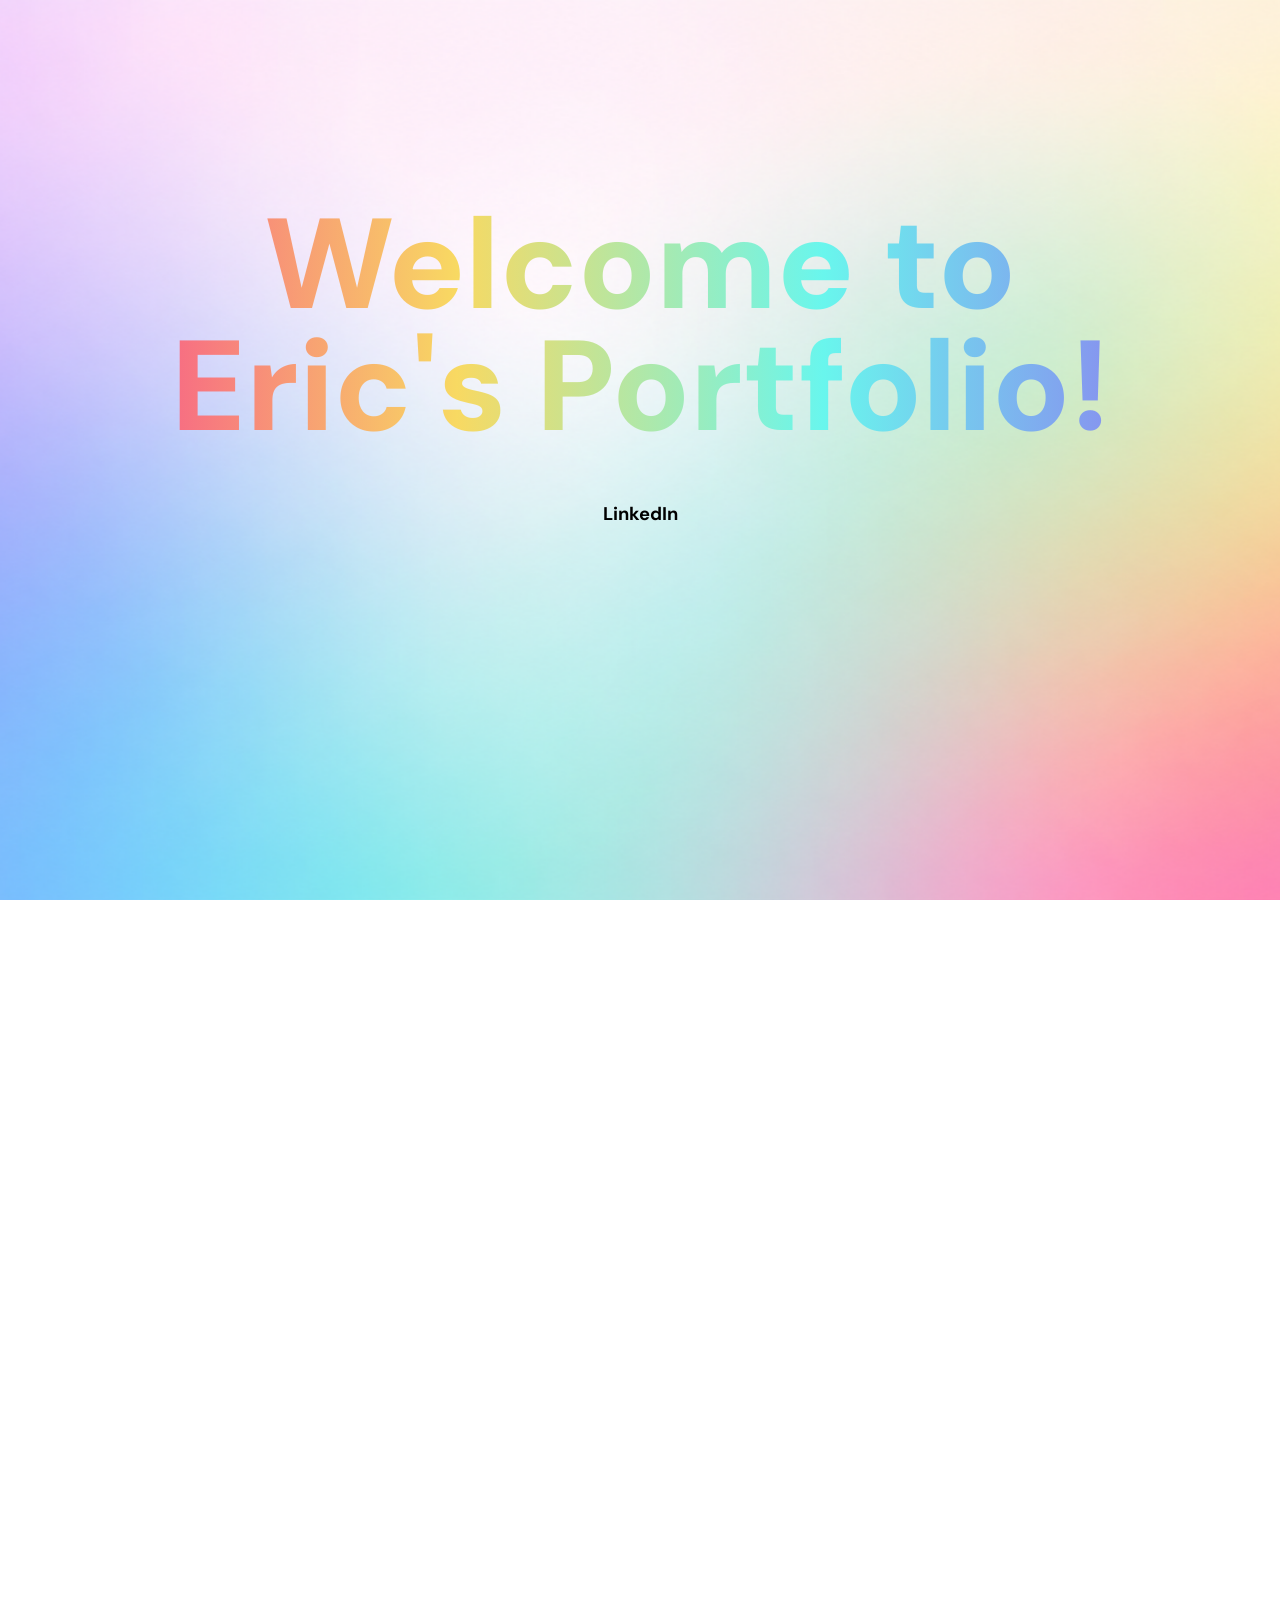
<file: index.html>
<!DOCTYPE html>
<html lang="en">
    <head>
        <meta charset="UTF-8">
        <meta http-equiv="refresh" content="0; url=pages/home.html">
        <title>Eric's Portfolio</title>
    </head>

    <body>
        <p><a href="pages/home.html">Open Eric's Portfolio</a></p>
    </body>
</html>
</file>
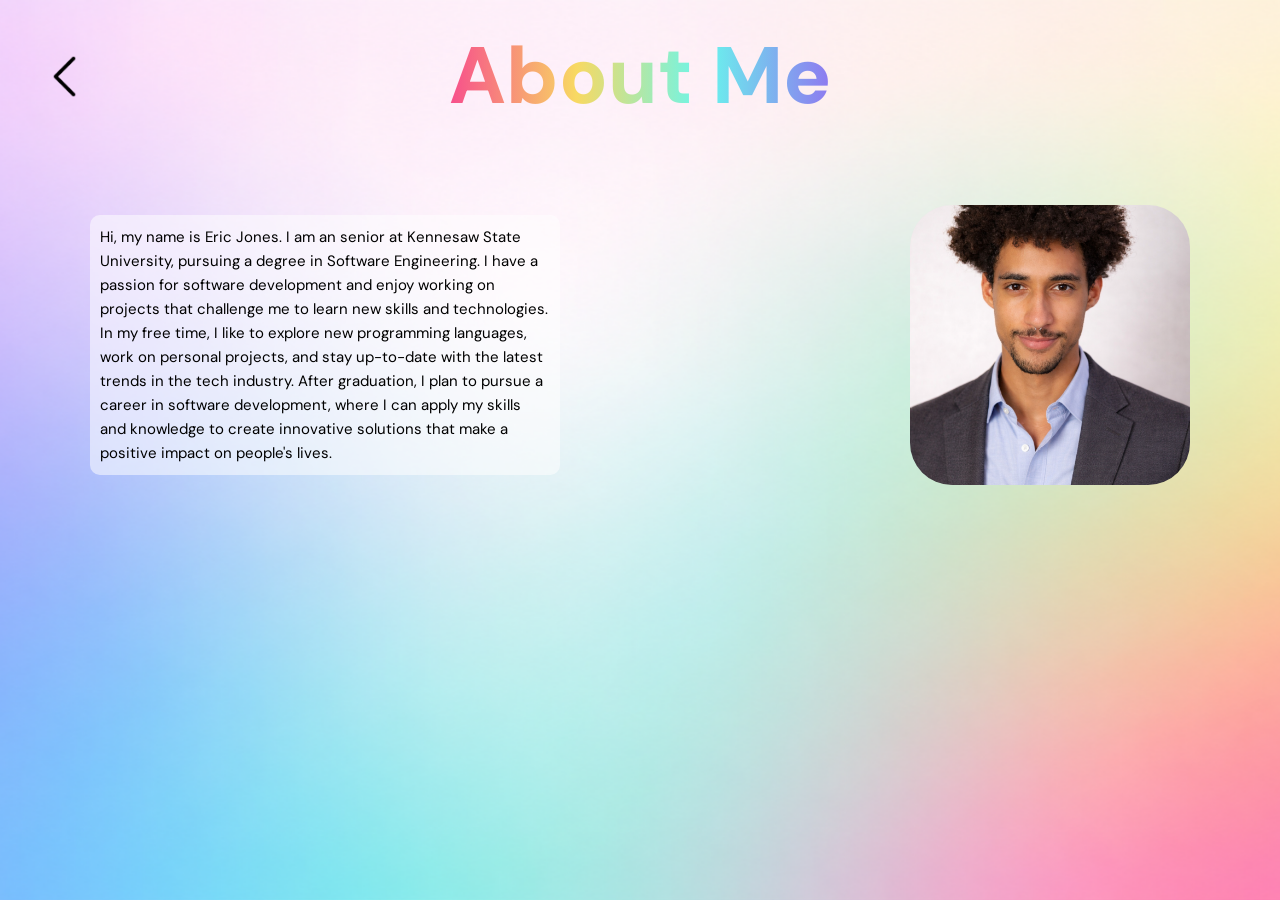
<file: pages/about.html>
<!DOCTYPE html>
<html>
    <head>
        <title>About</title>
        <link rel="stylesheet" type="text/css" href="../styles.css">
    </head>

    <body class="appShell">

        <div class="navbar-container">
            <a href="home.html" class="home-button" aria-label="Go to Home page">
                <img src="../images/home-icon.png" alt="">
            </a>
            <h1 style="text-align: center;">About Me</h1>
        </div>
        

        <div class="about-layout">
            <p class="about-text">
                Hi, my name is Eric Jones. I am an senior at Kennesaw State University,
                 pursuing a degree in Software Engineering. I have a passion for software 
                 development and enjoy working on projects that challenge me to learn new skills
                  and technologies. In my free time, I like to explore new programming languages,
                   work on personal projects, and stay up-to-date with the latest trends 
                   in the tech industry. After graduation, I plan to pursue a career in software development, 
                   where I can apply my skills and knowledge to create innovative solutions that make a 
                   positive impact on people's lives.
            </p>

            <img class="profile-photo" src="../images/profile-photo.PNG" alt="Eric Jones">
        </div>
       
    
        


    </body>
</html>
</file>
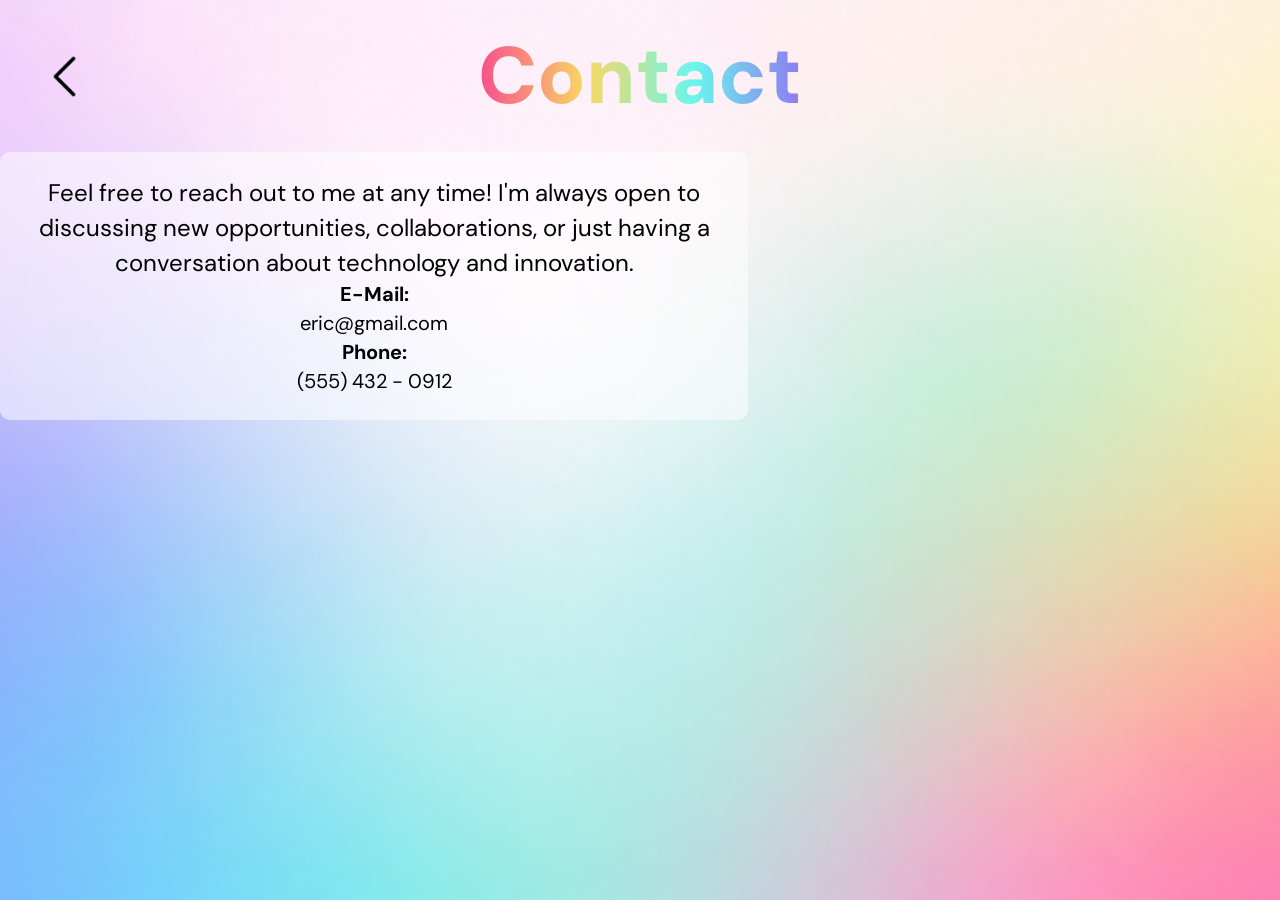
<file: pages/contact.html>
<!DOCTYPE html>
<html>
    <head>
        <title>Contact</title>
        <link rel="stylesheet" type="text/css" href="../styles.css">
    </head>

    <body class="appShell">
        <div class="navbar-container">
            <a href="home.html" class="home-button" aria-label="Go to Home page">
                <img src="../images/home-icon.png" alt="">
            </a>
            <h1 style="text-align: center;">Contact</h1>
        </div>

        <div class="resume-text">
            <p style="text-align: center; font-size: 24px;">
                Feel free to reach out to me at any time! I'm always open to discussing new opportunities, collaborations, or just having a conversation about technology and innovation.
            </p>

            <p style="text-align: center; font-size: 20px;">
                <span class="bold">E-Mail:</span>

                <br>
                eric@gmail.com
            </p>

            <p style="text-align: center; font-size: 20px;">
                <span class="bold">Phone:</span>

                <br>
                (555) 432 - 0912
            </p>
        </div>


    </body>
</html>
</file>
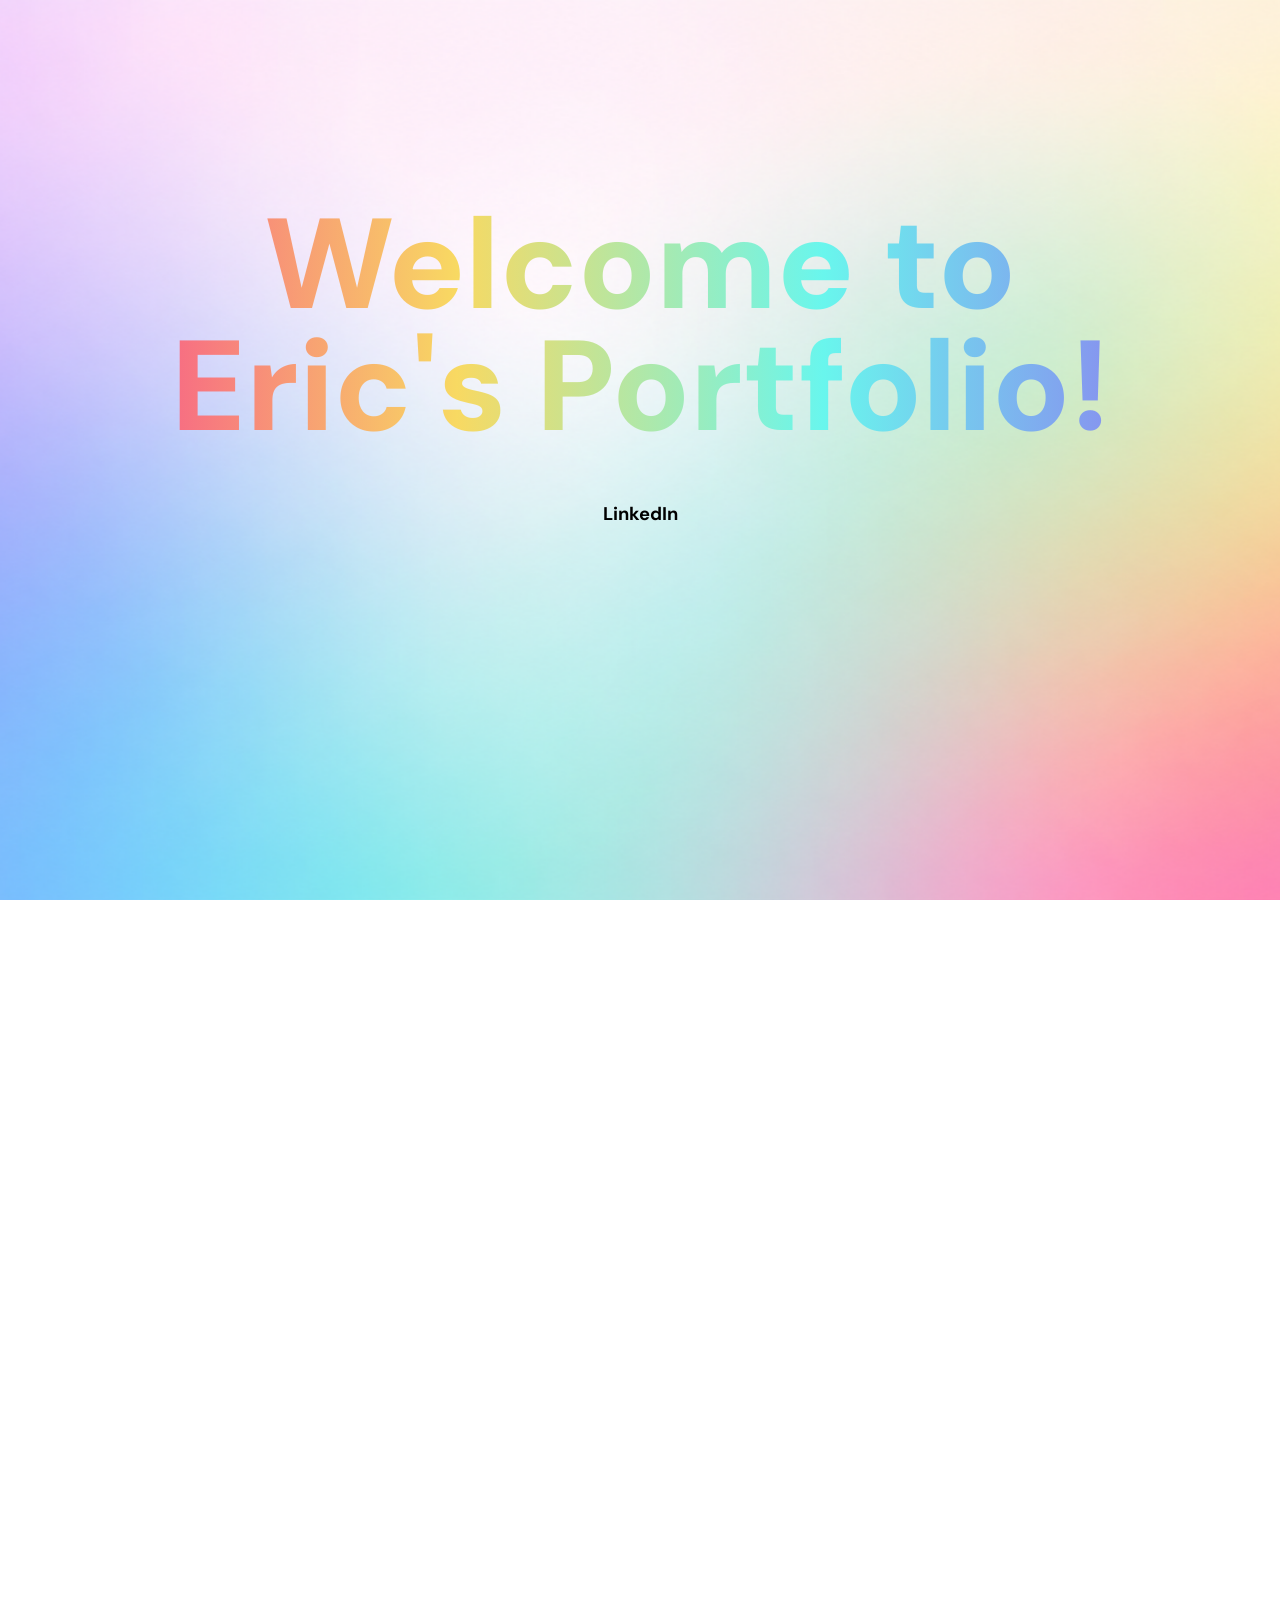
<file: pages/home.html>
<!DOCTYPE html>
<html>
    <head>
        <title>Home</title>
        <link rel="stylesheet" type="text/css" href="../styles.css">
    </head>
    <body class="appShell">

        
        <main class="intro-scroll" id="introScroll">
            <section class="intro-stage">
                <div class="intro-content">
                    <h1 class="welcome-title">Welcome to Eric's Portfolio!</h1>
                    <a class="linkedin-link" href="https://www.linkedin.com/in/eric-jones-617bb03b3/" target="_blank" rel="noreferrer">LinkedIn</a>

                    <nav class="container" aria-label="Portfolio sections">

                        <a id="btnAbout" class="mainbutton" href="about.html">About Me</a>
                        <a id="btnResume" class="mainbutton" href="resume.html">Resume</a>
                        <a id="btnSkills" class="mainbutton" href="skills.html">Skills &amp; Projects</a>
                        <a id="btnContact" class="mainbutton" href="contact.html">Contact</a>


                    </nav>
                </div>
            </section>
        </main>

        <script src="../home.js"></script>
    </body>
</html>
</file>
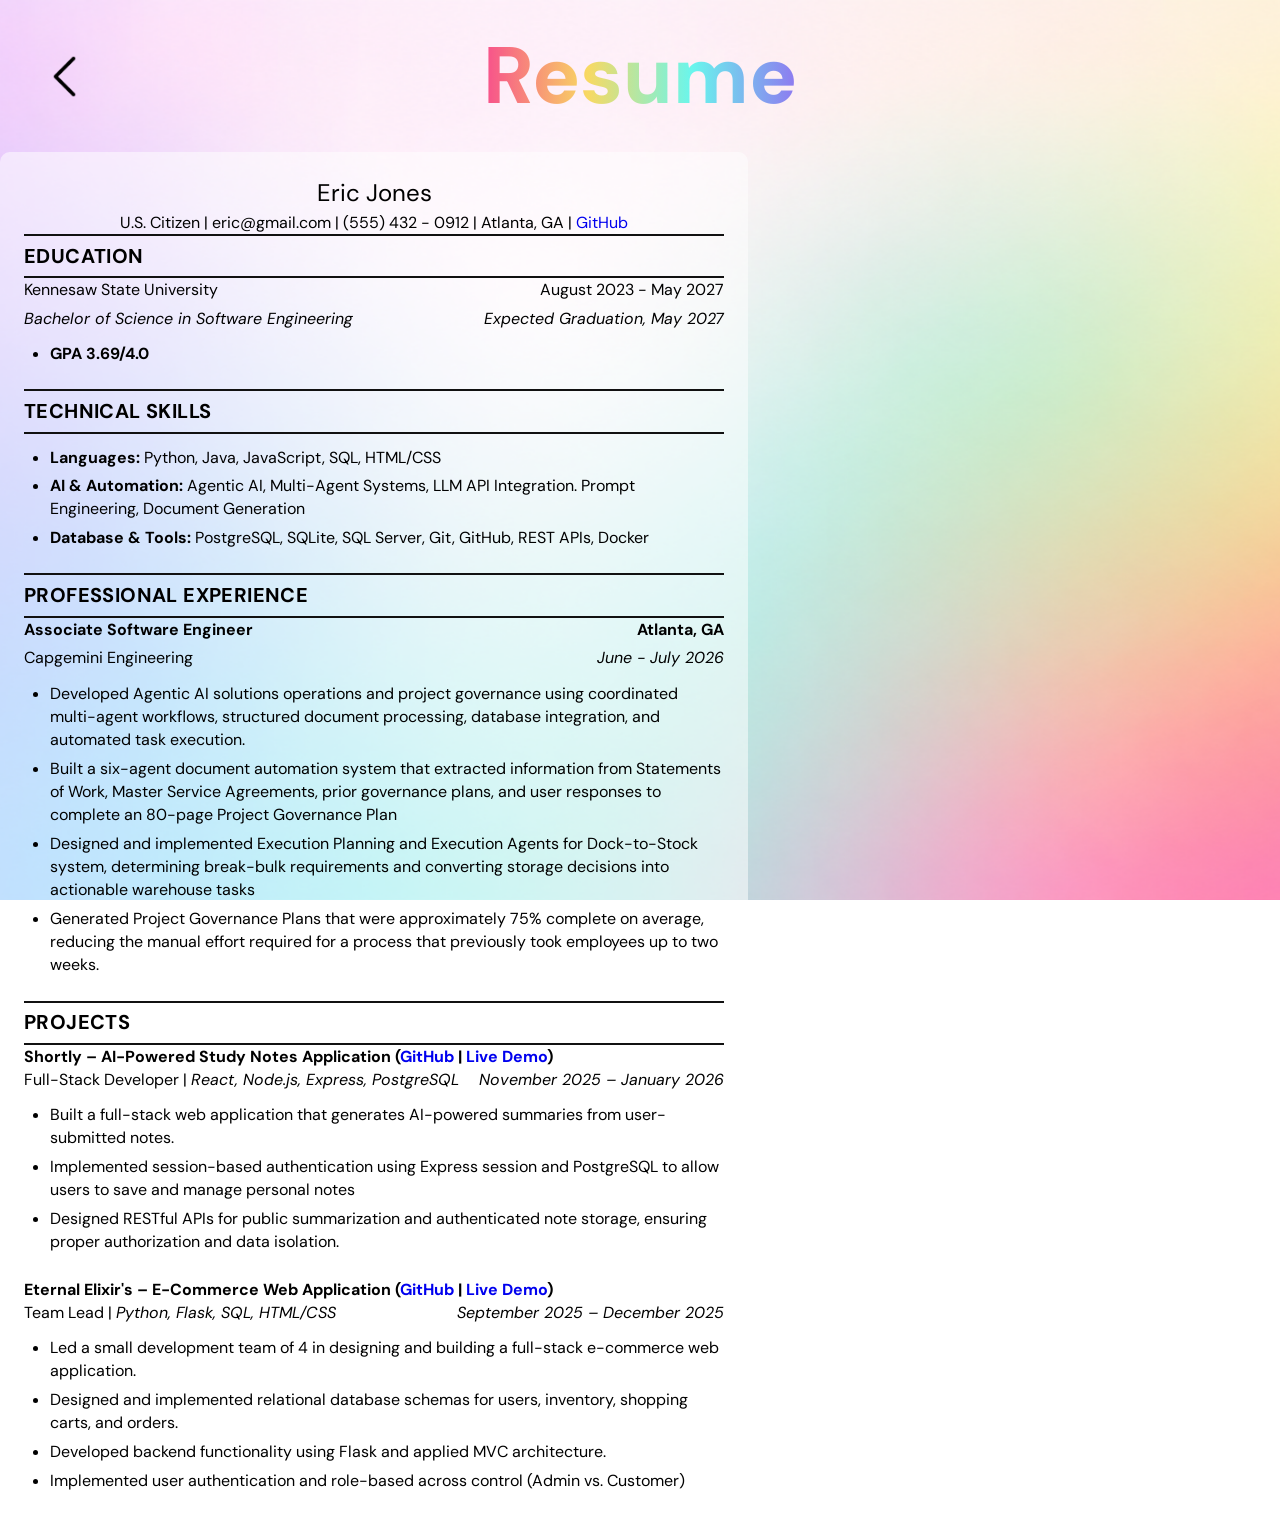
<file: pages/resume.html>
<!DOCTYPE html>
<html>
    <head>
        <title>Resume</title>
        <link rel="stylesheet" type="text/css" href="../styles.css">
    </head>

    <body class="appShell">
        <div class="navbar-container">
            <a href="home.html" class="home-button" aria-label="Go to Home page">
                <img src="../images/home-icon.png" alt="">
            </a>
            <h1 style="text-align: center;">Resume</h1>
        </div>

        <div>
            <div class="resume-text">
                <p style="text-align: center; font-size: 24px;">Eric Jones</p>
                <p style="text-align: center;">U.S. Citizen | eric@gmail.com | (555) 432 - 0912 | Atlanta, GA | <a href="https://github.com/ericjonnes" target="_blank">GitHub</a></p>
                <p class="resume-headings">EDUCATION</p>
                <div class="resume-line">
                    <p>Kennesaw State University</p>
                    <p>August 2023 - May 2027</p>
                </div>

                <div class="resume-line">
                    <p class="italic">Bachelor of Science in Software Engineering</p>
                    <p class="italic">Expected Graduation, May 2027</p>
                </div>
                <ul>
                    <li class="bold">GPA 3.69/4.0</li>
                </ul>

                <p class="resume-headings">TECHNICAL SKILLS</p>
                <ul>
                    <li><span class="bold">Languages:</span> Python, Java, JavaScript, SQL, HTML/CSS</li>
                    <li><span class="bold">AI & Automation:</span> Agentic AI, Multi-Agent Systems, LLM API Integration. Prompt Engineering, Document Generation</li>
                    <li><span class="bold">Database & Tools:</span> PostgreSQL, SQLite, SQL Server, Git, GitHub, REST APIs, Docker</li>
                </ul>

                <p class="resume-headings">PROFESSIONAL EXPERIENCE</p>
                <div class="resume-line">
                    <p class="bold">Associate Software Engineer</p>
                    <p class="bold">Atlanta, GA</p>
                </div>
                <div class="resume-line">
                    <p>Capgemini Engineering</p>
                    <p class="italic">June - July 2026</p>
                </div>
                <ul>
                    <li>
                        Developed Agentic AI solutions operations and project governance using coordinated multi-agent workflows, structured 
                        document processing, database integration, and automated task execution.
                    </li>
                    <li>
                        Built a six-agent document automation system that extracted information from Statements of Work, Master Service
                        Agreements, prior governance plans, and user responses to complete an 80-page Project Governance Plan
                    </li>
                     <li>
                        Designed and implemented Execution Planning and Execution Agents for Dock-to-Stock system, determining
                        break-bulk requirements and converting storage decisions into actionable warehouse tasks
                     </li>
                     <li>
                        Generated Project Governance Plans that were approximately 75% complete on average, reducing the manual
                        effort required for a process that previously took employees up to two weeks.
                     </li>
                </ul>

                <p class="resume-headings">PROJECTS</p>
                <p class="bold">Shortly – AI-Powered Study Notes Application (<a href="https://github.com/ericjonnes/shortly" target="_blank">GitHub</a> | <a href="https://www.youtube.com/watch?v=aSD__zfhXDM">Live Demo</a>)</p>
                <div class="resume-line">
                    <p>Full-Stack Developer | <span class="italic">React, Node.js, Express, PostgreSQL</span></p>
                    <p class="italic">November 2025 – January 2026</p>

                </div>
                <ul>
                    <li>
                        Built a full-stack web application that generates AI-powered summaries from user-submitted notes.
                    </li>
                    <li>
                        Implemented session-based authentication using Express session and PostgreSQL to allow users to save
                        and manage personal notes
                    </li>
                    <li>
                        Designed RESTful APIs for public summarization and authenticated note storage, ensuring proper 
                        authorization and data isolation.
                    </li>

                </ul>

                <p class="bold">Eternal Elixir's – E-Commerce Web Application (<a href="https://github.com/ericjonnes/eternal-elixirs" target="_blank">GitHub</a> | <a href="https://www.loom.com/share/d284831c3eaf47559414f55530cc6b1a">Live Demo</a>)</p>
                <div class="resume-line">
                    <p>Team Lead | <span class="italic">Python, Flask, SQL, HTML/CSS</span></p>
                    <p class="italic">September 2025 – December 2025</p>

                </div>
                <ul>
                    <li>
                        Led a small development team of 4 in designing and building a full-stack e-commerce web application.
                    </li>
                    <li>
                        Designed and implemented relational database schemas for users, inventory, shopping carts, and orders.
                    </li>
                    <li>
                        Developed backend functionality using Flask and applied MVC architecture.
                    </li>
                    <li>
                        Implemented user authentication and role-based across control (Admin vs. Customer)
                    </li>

                </ul>

            </div>

        </div>


    </body>
</html>
</file>
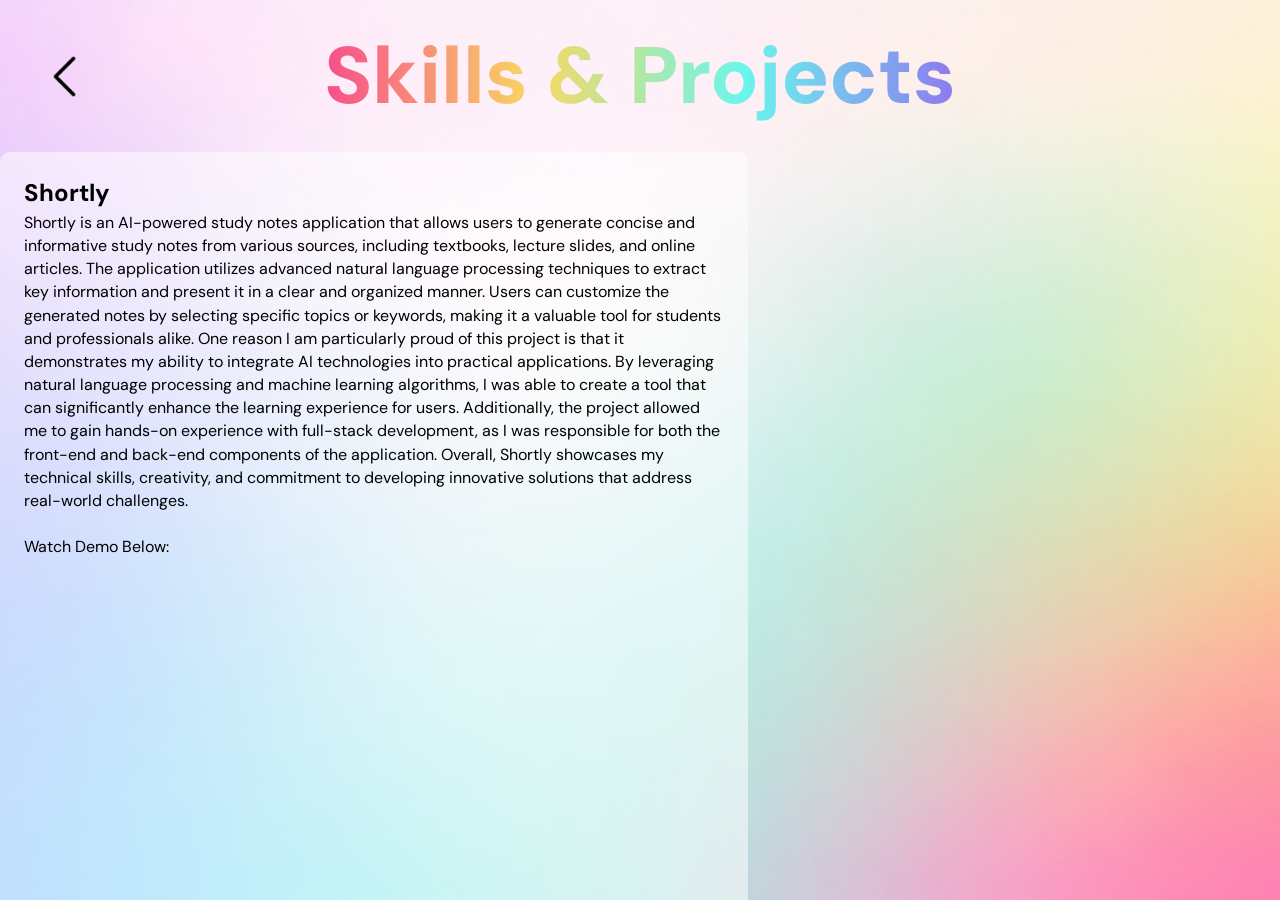
<file: pages/skills.html>
<!DOCTYPE html>
<html>
    <head>
        <title>Skills & Projects</title>
        <link rel="stylesheet" type="text/css" href="../styles.css">
        <meta name="referrer" content="strict-origin-when-cross-origin">
    </head>

    <body class="appShell">
        <div class="navbar-container">
            <a href="home.html" class="home-button" aria-label="Go to Home page">
                <img src="../images/home-icon.png" alt="">
            </a>
            <h1 style="text-align: center;">Skills & Projects</h1>
        </div>

        <div class="resume-text">
            <p style="font-weight: 700; font-size: 24px;">Shortly</p>
            <p>
                Shortly is an AI-powered study notes application that allows users to generate 
                concise and informative study notes from various sources, including textbooks, 
                lecture slides, and online articles. The application utilizes advanced natural 
                language processing techniques to extract key information and present it in a clear 
                and organized manner. Users can customize the generated notes by selecting specific 
                topics or keywords, making it a valuable tool for students and professionals alike.
                One reason I am particularly proud of this project is that it demonstrates my ability 
                to integrate AI technologies into practical applications. By leveraging natural language 
                processing and machine learning algorithms, I was able to create a tool that can significantly 
                enhance the learning experience for users. Additionally, the project allowed me to gain hands-on 
                experience with full-stack development, as I was responsible for both the front-end and back-end 
                components of the application. Overall, Shortly showcases my technical skills, creativity, and 
                commitment to developing innovative solutions that address real-world challenges.
            </p>

            <br>

            <p>Watch Demo Below:</p>

            <iframe
                width="560"
                height="315"
                src="https://youtube.com/embed/aSD__zfhXDM"
                title="YouTube video player"
                class="project-video"
                frameborder="0"
                allow="accelerometer; autoplay; clipboard-write; encrypted-media; gyroscope; picture-in-picture"
                allowfullscreen
                referencepolicy="strict-origin-when-cross-origin">
            </iframe>


        </div>


    </body>
</html>
</file>
<file: styles.css>
.appShell{
    margin: 0;
    min-height: 100vh; /* Ensure the div takes up at least the full height of the viewport */
    background-image: url("images/background.png");
    background-size: cover;
    background-position: center;
    background-repeat: no-repeat;
    background-attachment: fixed;
}

.mainbutton {
    display: grid;
    place-items: center;
    font-size: 24px;
    text-align: center;
    border-radius: 8px;
    width: 200px;
    height: 100px;
    transition: transform 0.3s ease; /* Smooth transition for scaling */
    cursor: pointer;
    border: 0;
    color: #000000;
    font-family: 'DMSans';
    font-weight: 700;
}

.mainbutton:hover {
    transform: scale(1.05); /* Scale up the button on hover */
}

.container {
    display: flex;
    justify-content: center;
    align-items: center;
    flex-wrap: wrap;
    gap: 20px; /* Space between buttons */
}

#btnAbout {
    background-color: #f74e8c;
}

#btnResume {
    background-color: #F8D962;
}

#btnSkills {
    background-color: #69F6ED;
}     

#btnContact {
    background-color: #8E79F0;
}

h1 {
    font-family: 'DMSans';
    font-weight: 800;
    font-size: 80px;
    background: linear-gradient(to right, #F74E8C, #F8D962, #69F6ED, #8E79F0);

    /* Clip the background to text boundary */
    -webkit-background-clip: text;
    background-clip: text;

    color: transparent; /* Make the text color transparent to show the gradient */
}

.intro-scroll {
    /*Extra 80vh gives user room to scroll through the animation */
    height: 180vh;
}

.intro-stage {
    position: sticky; /* stick = stay at the top of the viewport */
    top: 0;
    display: grid;
    min-height: 100vh;
    place-items: center;
    overflow: hidden;
}

.intro-content {
    display: flex;
    width: min(1100px, 92vw);
    flex-direction: column;
    align-items: center;
    text-align: center;
}

.welcome-title {
    margin: 0;
    font-size: clamp(3.5rem, 10vw, 9rem);
    line-height: 0.95;
    transform: scale(calc(1 - (0.45 * var(--scroll-progress, 0))));
    transform-origin: center;
}

.linkedin-link {
    margin-top: 1.5rem;
    color: black;
    font-family: 'DMSans';
    font-size: 1.15rem;
    font-weight: 700;
    padding: 30px;
}

.container {
    margin-top: 2.5rem;
    opacity: var(--scroll-progress, 0);
    transform: translateY(calc(35px - (35px * var(--scroll-progress, 0))));
    pointer-events: none;
}

.intro-scroll.is-ready .container {
    pointer-events: auto;
}

button {
    font-family: 'DMSans';
    font-weight: normal;

}

@media (max-width: 600px) {
    .intro-scroll {
        height: 160vh;
    }

    .mainbutton {
        width: min(260px, 80vw);
        height: 64px;
        font-size: 1.15rem;
    }
}



a {
    text-decoration: none;
}

@font-face {
  font-family: 'DMSans';
  src: url('fonts/DMSans-Normal.ttf') format('truetype');
  font-weight: normal;
  font-style: normal;
  font-display: swap;
}

@font-face {
  font-family: 'DMSans';
  src: url('fonts/DMSans-Bold.ttf') format('truetype');
  font-weight: bold;
  font-style: normal;
  font-display: swap;
}

@font-face {
  font-family: 'DMSans';
  src: url('fonts/DMSans-Italic.ttf') format('truetype');
  font-weight: normal;
  font-style: italic;
  font-display: swap;
}

@font-face {
  font-family: 'DMSans';
  src: url('fonts/DMSans-BoldItalic.ttf') format('truetype');
  font-weight: bold;
  font-style: italic;
  font-display: swap;
}

@font-face {
  font-family: 'DMSans';
  src: url('fonts/DMSans-ExtraBold.ttf') format('truetype');
  font-weight: 800;
  font-style: normal;
  font-display: swap;
}



.about-text {
    font-family: 'DMSans';
    font-weight: 400;
    font-size: 15px;
    line-height: 1.6;
    background-color: rgba(255, 255, 255, 0.534);
    border-radius: 10px;
    padding: 10px;
    width: 450px;
}

.about-layout {
    display: flex;
    align-items: center;
    justify-content: space-between;
    gap: 4rem;
    max-width: 1100px;
    margin: 0 auto;
    padding: 3rem;
}

.profile-photo {
    width: 280px;
    aspect-ratio: 1;
    border-radius: 15%;
    object-fit: cover;
}

.home-button {
    display:inline-block;
    justify-self: start;
    padding: 10px;
    border-radius: 50%;
    transition: transform 0.2s ease, background-color 0.2s ease;
}

.home-button img {
    display: block;
    width: 45px;
    height: 45px;
}

.home-button:hover {
    transform: scale(1.1);
    background-color: rgba(255,255,255,0.3);
}

.navbar-container {
    display: grid;
    grid-template-columns: 1fr auto 1fr;
    align-items: center;
    padding: 1.5rem 2rem;
}

.navbar-container h1{
    grid-column: 2;
    margin: 0;
}

.resume-text {
    background-color: rgba(255, 255, 255, 0.534);
    border-radius: 10px;
    padding: 1.5rem;
    width: 700px;
    justify-self: center;
    font-family: 'DMSans';
    line-height: 1.45;
}

.resume-text p {
    margin: 0;
}

.resume-text ul {
    margin: 0.75rem 0 1.5rem 1.6rem;
    padding: 0;
}

.resume-text li {
    margin-bottom: 0.35rem;
}

.project-video {
    display: block;
    width: 100%;
    max-width: 560px;
    aspect-ratio: 16 / 9;
    height: auto;
    margin-top: 0.75rem;
    border: 0;
}

.resume-headings {
    font-family: 'DMSans';
    font-weight: 700;
    font-size: 20px;
    margin: 1.75rem 0 0.9rem;
    padding: 0.35rem 0;
    border-top: 2px solid #111111;
    border-bottom: 2px solid #111111;
    letter-spacing: 0.02em;
}

.bold {
    font-weight: 700;
}

.resume-line {
    display: flex;
    justify-content: space-between;
    align-items: baseline;
    gap: 1rem;
    margin-bottom: 0.35rem;
}

.resume-line + .resume-line {
    margin-bottom: 0.65rem;
}

.italic {
    font-style: italic;
}
</file>
